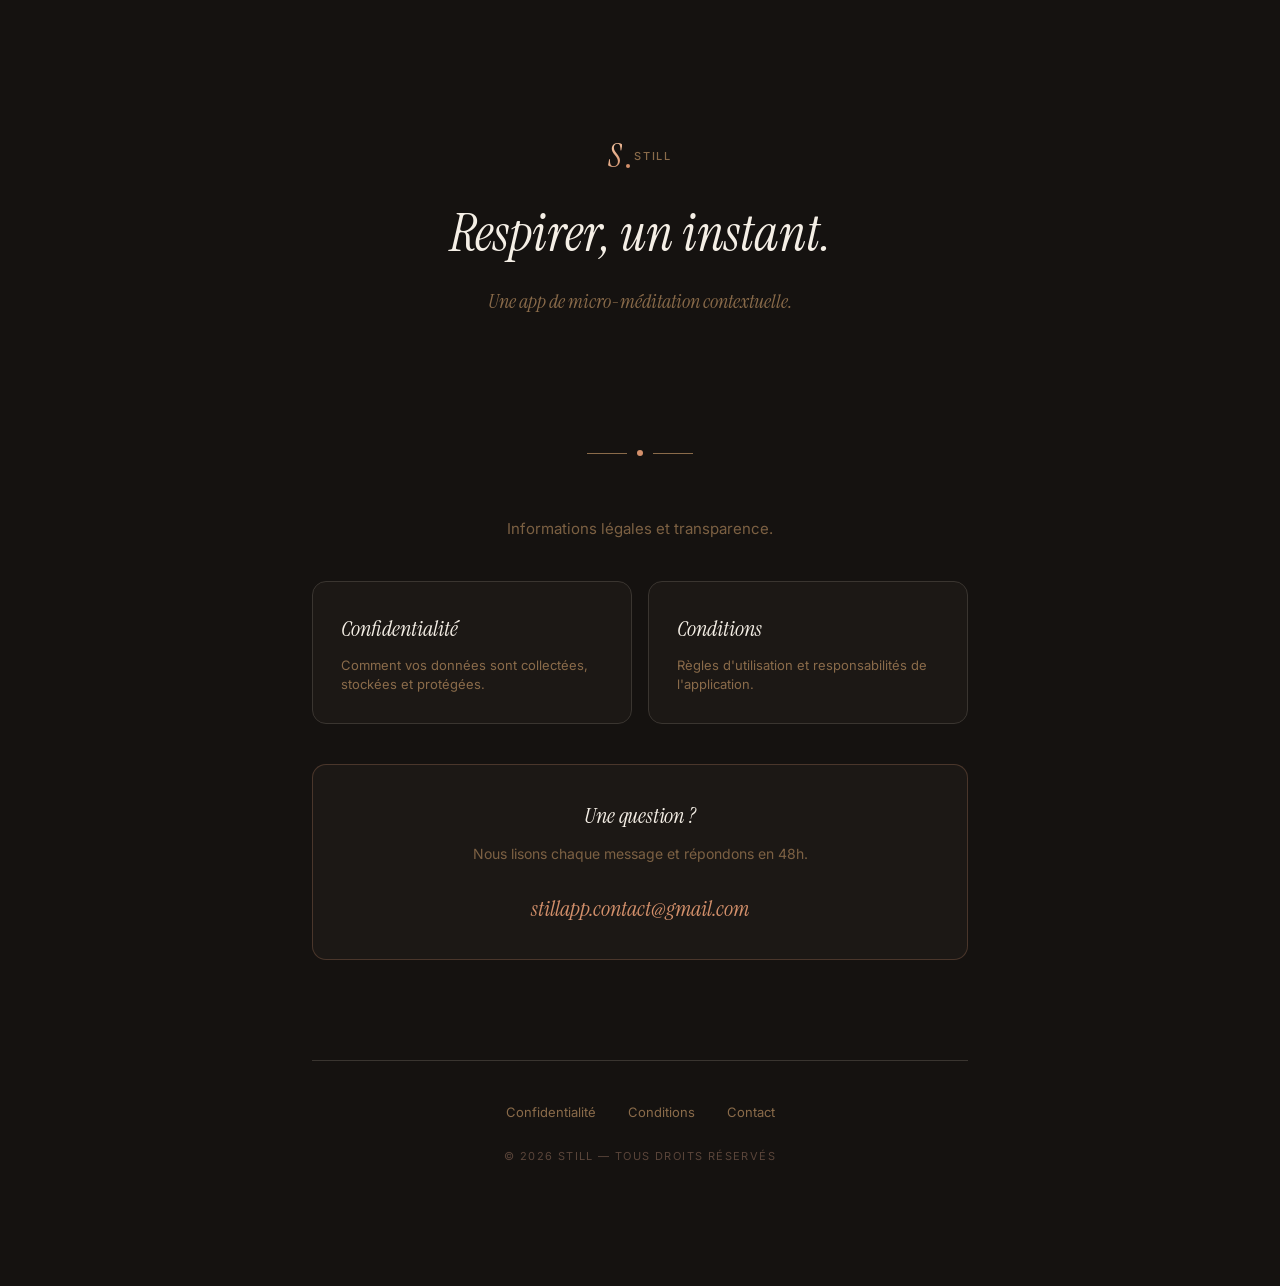
<file: index.html>
<!DOCTYPE html>
<html lang="fr">
<head>
  <meta charset="UTF-8">
  <meta name="viewport" content="width=device-width, initial-scale=1.0">
  <meta name="description" content="Still — informations légales, politique de confidentialité et conditions d'utilisation.">
  <title>Still — Informations légales</title>
  <link rel="preconnect" href="https://fonts.googleapis.com">
  <link rel="preconnect" href="https://fonts.gstatic.com" crossorigin>
  <link href="https://fonts.googleapis.com/css2?family=Instrument+Serif:ital@0;1&family=Inter:wght@400;500;600&display=swap" rel="stylesheet">
  <link rel="stylesheet" href="style.css">
</head>
<body>
  <div class="wrapper">

    <div class="hero">
      <div class="brand" style="justify-content: center; margin-bottom: 32px;">
        <span class="brand-mark">S</span>
        <span class="brand-name">Still</span>
      </div>
      <h1>Respirer, un instant.</h1>
      <div class="hero-tagline">Une app de micro-méditation contextuelle.</div>
    </div>

    <div class="motif">
      <div class="motif-line"></div>
      <div class="motif-dot"></div>
      <div class="motif-line"></div>
    </div>

    <p style="text-align: center; color: #8A6B4A; margin-bottom: 8px;">
      Informations légales et transparence.
    </p>

    <div class="card-grid">
      <a href="privacy.html" class="nav-card">
        <div class="nav-card-title">Confidentialité</div>
        <div class="nav-card-desc">Comment vos données sont collectées, stockées et protégées.</div>
      </a>

      <a href="terms.html" class="nav-card">
        <div class="nav-card-title">Conditions</div>
        <div class="nav-card-desc">Règles d'utilisation et responsabilités de l'application.</div>
      </a>
    </div>

    <div class="contact-card">
      <h3 style="font-family: 'Instrument Serif', Georgia, serif; font-style: italic; font-size: 22px; color: #F5EFE6; font-weight: 400;">
        Une question ?
      </h3>
      <p style="color: #8A6B4A; margin-bottom: 16px; font-size: 14px;">
        Nous lisons chaque message et répondons en 48h.
      </p>
      <a href="mailto:stillapp.contact@gmail.com" class="contact-email">stillapp.contact@gmail.com</a>
    </div>

    <div class="footer">
      <div class="footer-links">
        <a href="privacy.html">Confidentialité</a>
        <a href="terms.html">Conditions</a>
        <a href="mailto:stillapp.contact@gmail.com">Contact</a>
      </div>
      <div class="footer-copyright">
        © 2026 Still — Tous droits réservés
      </div>
    </div>

  </div>
</body>
</html>
</file>
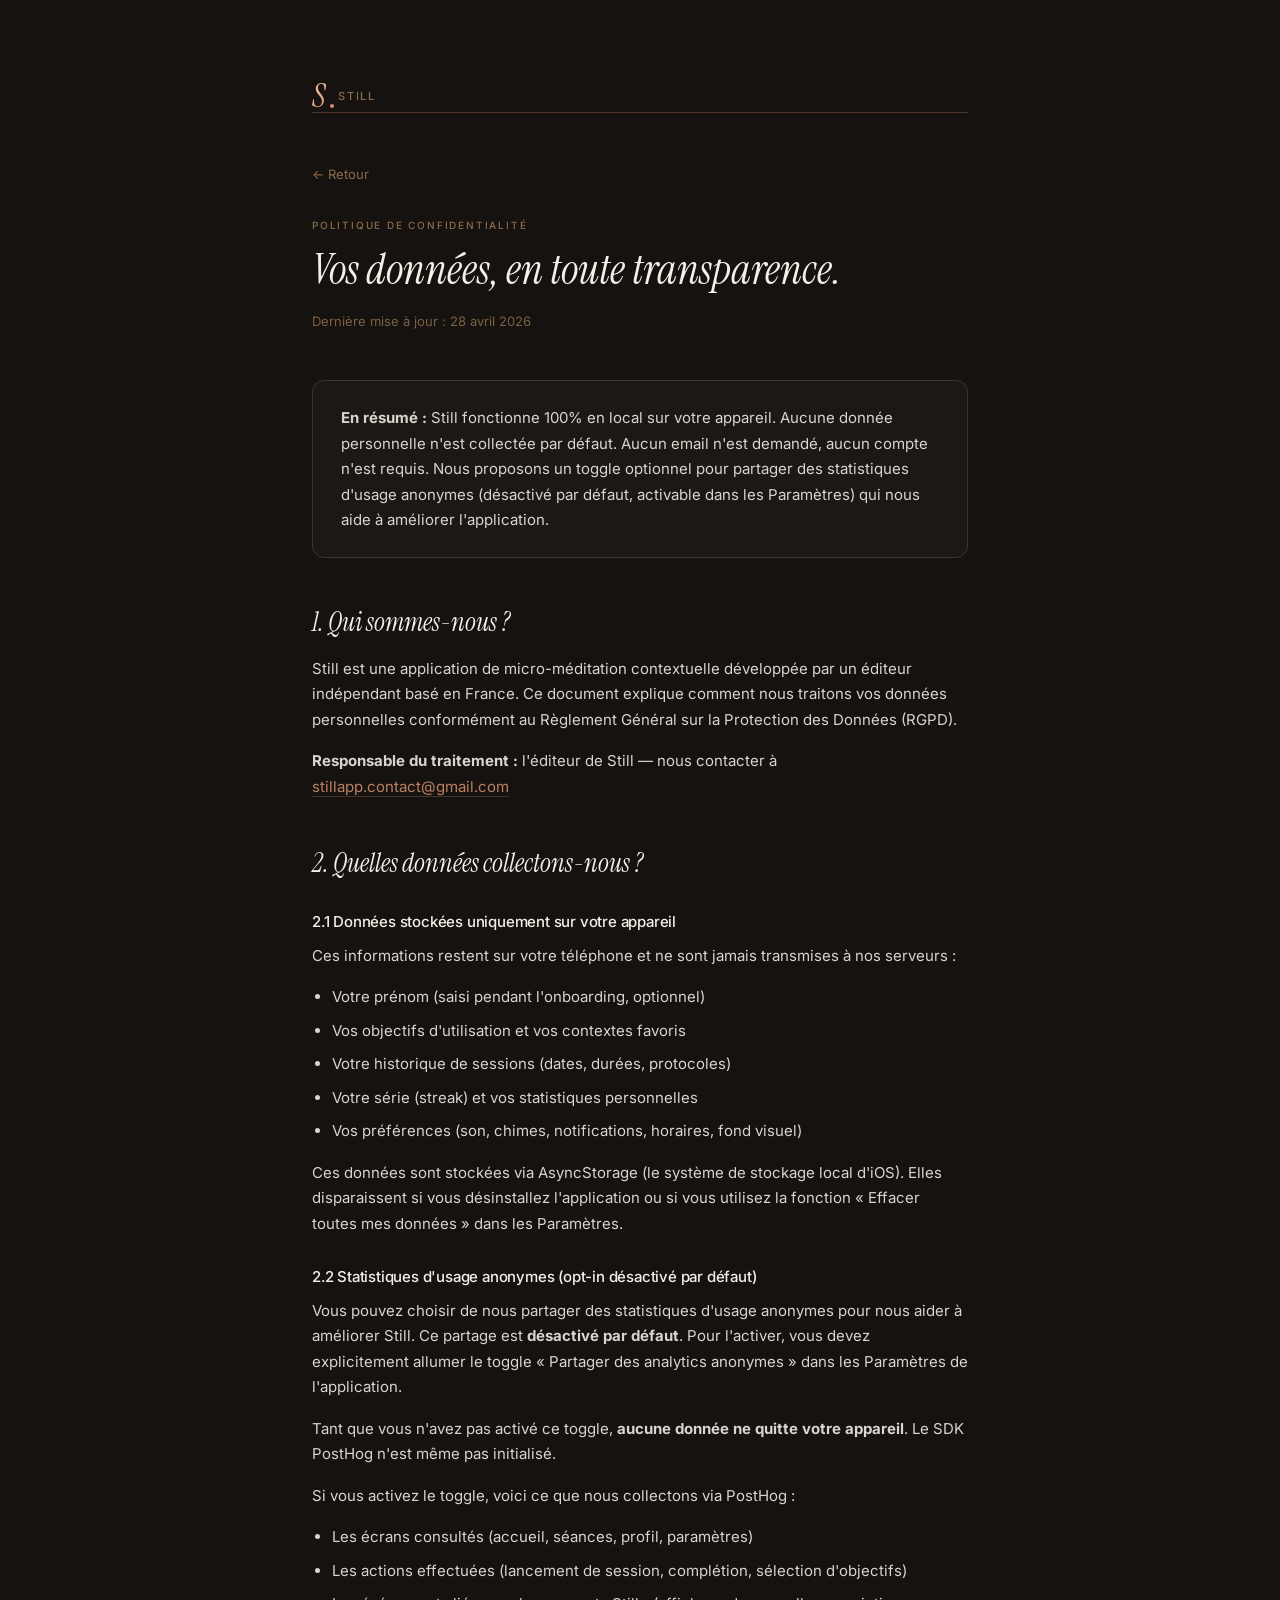
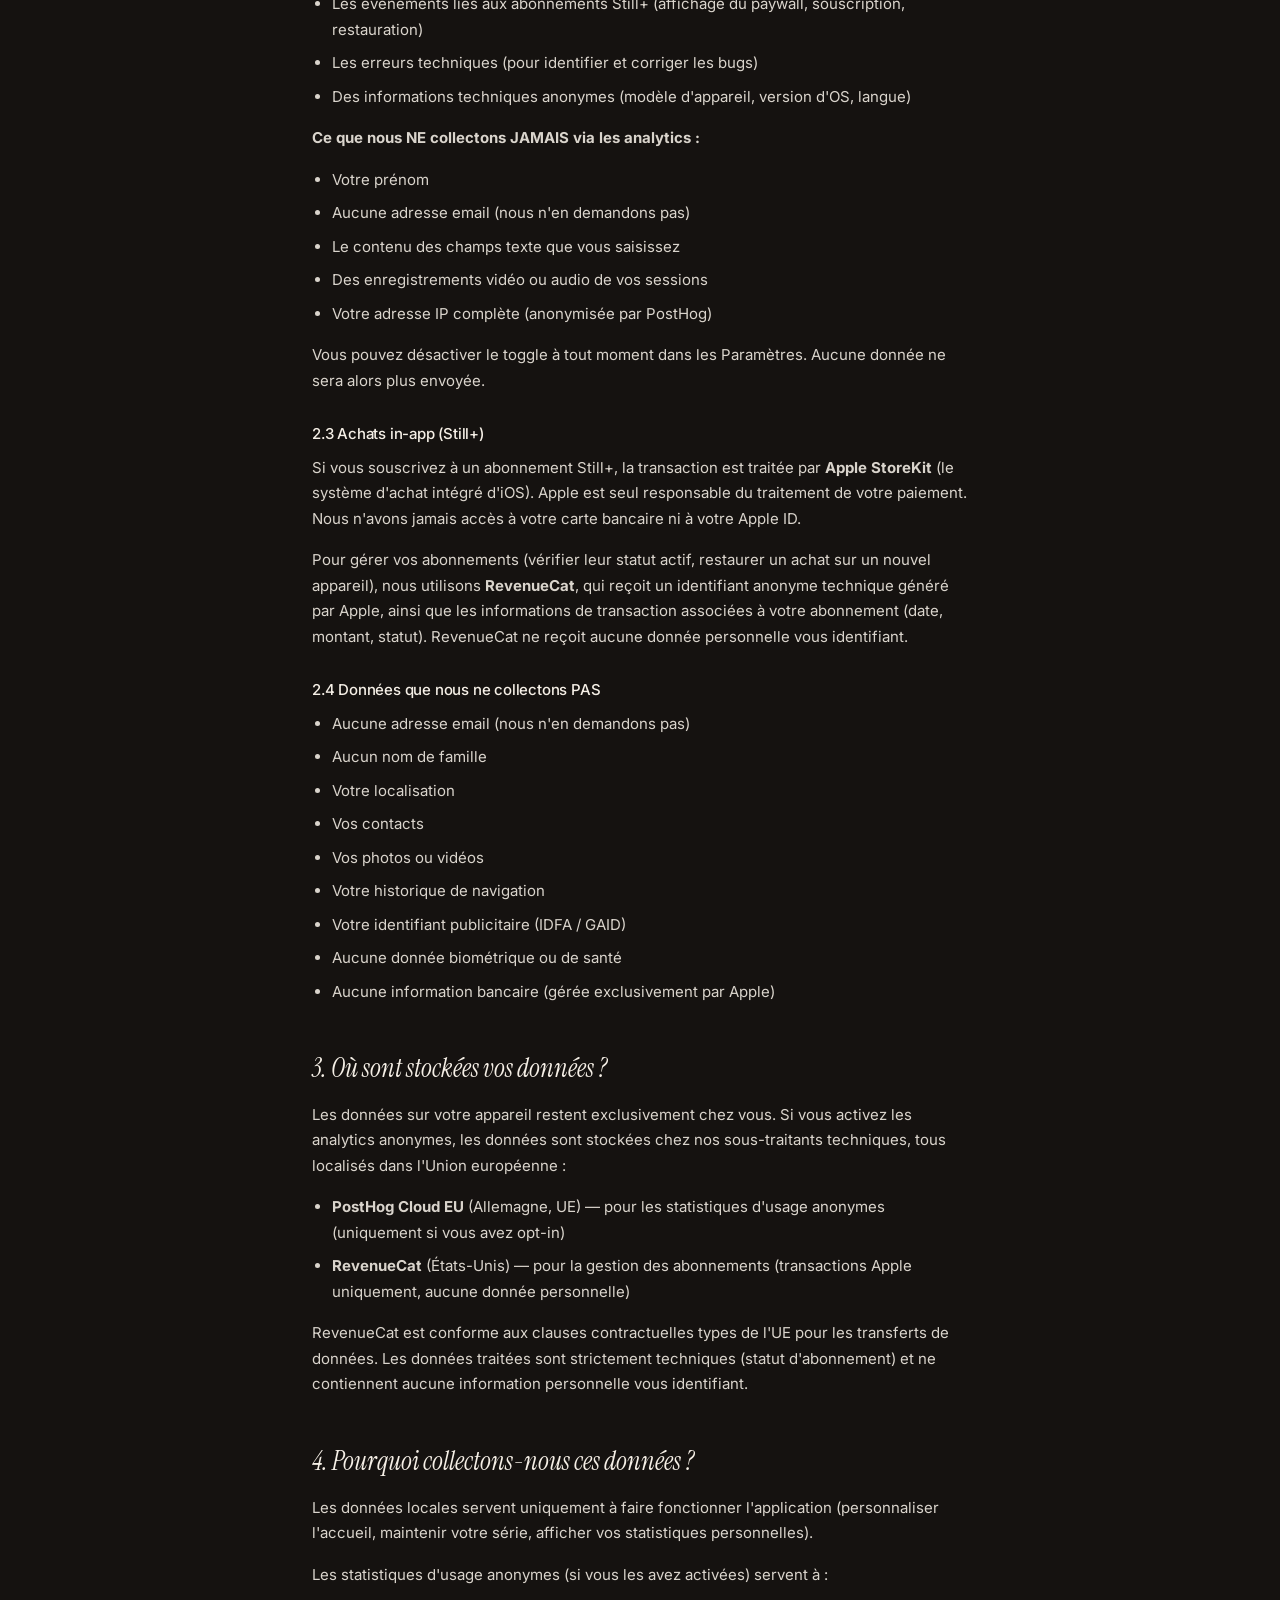
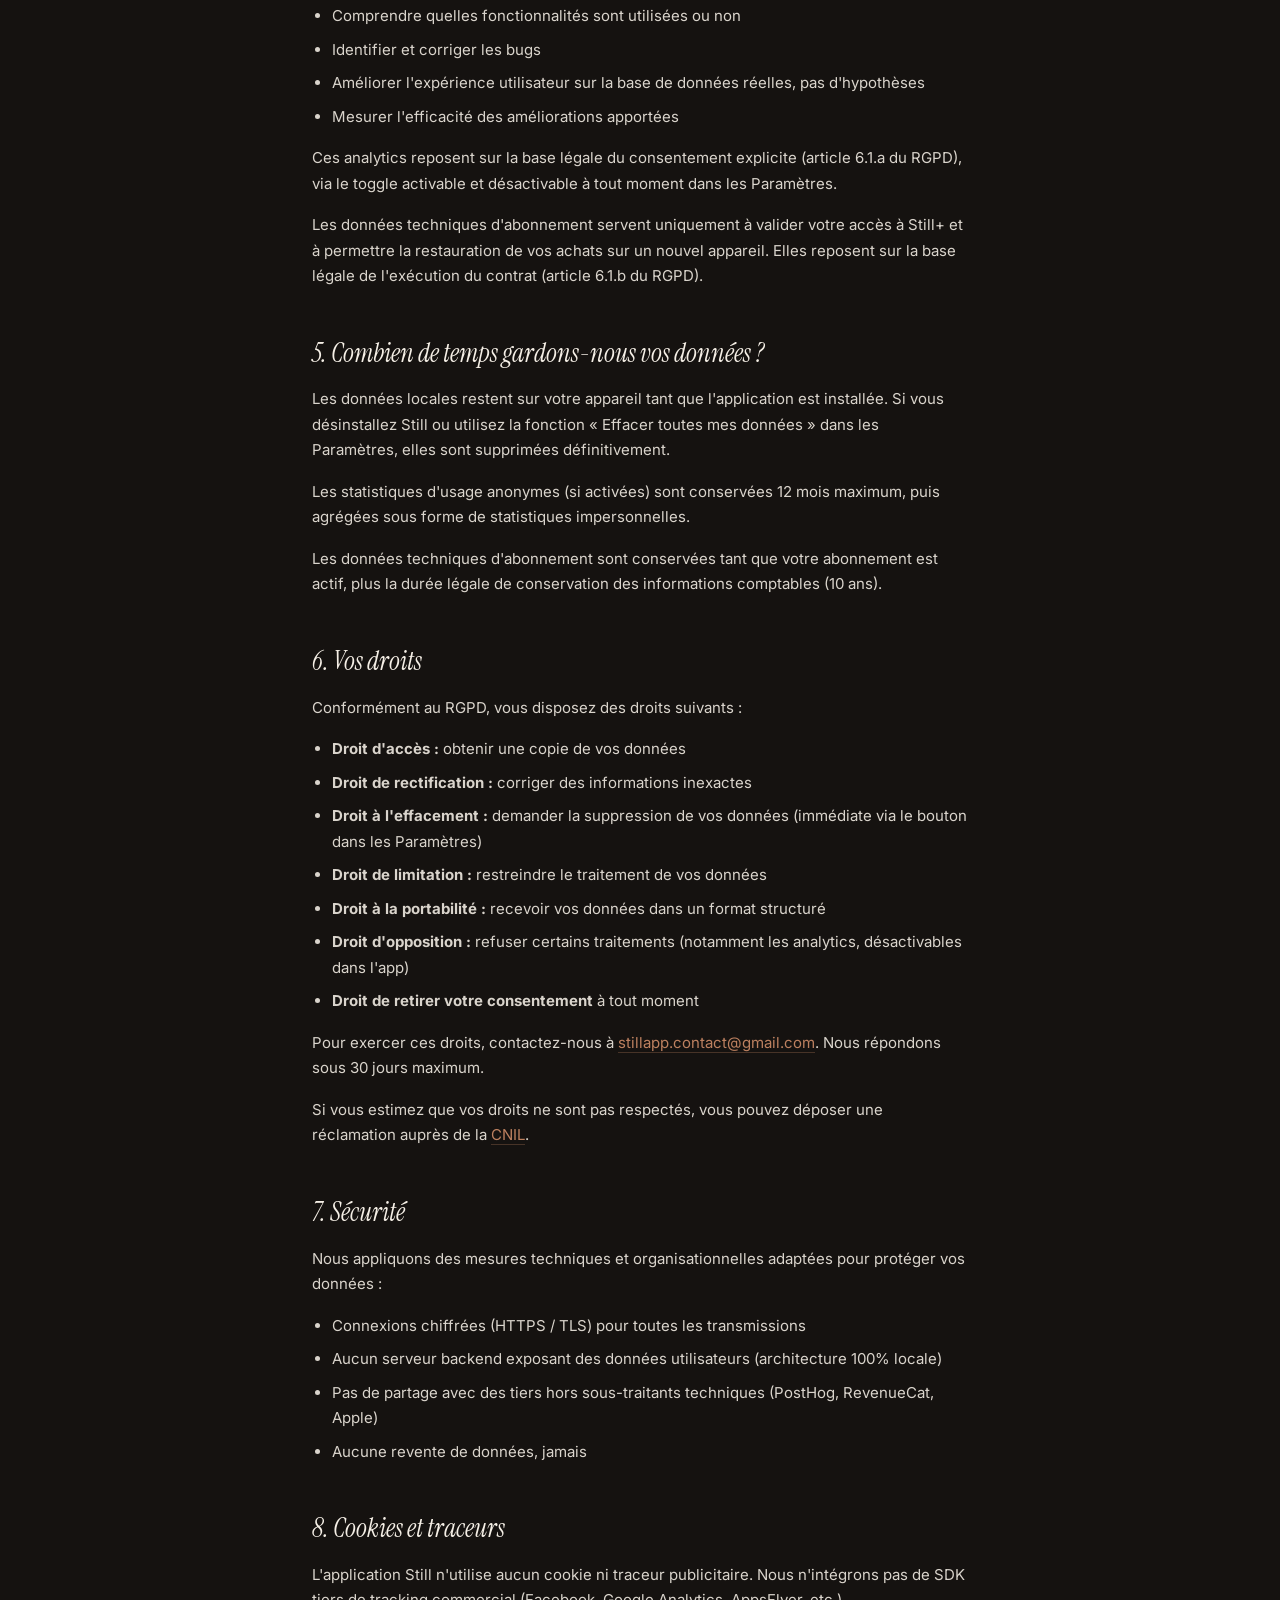
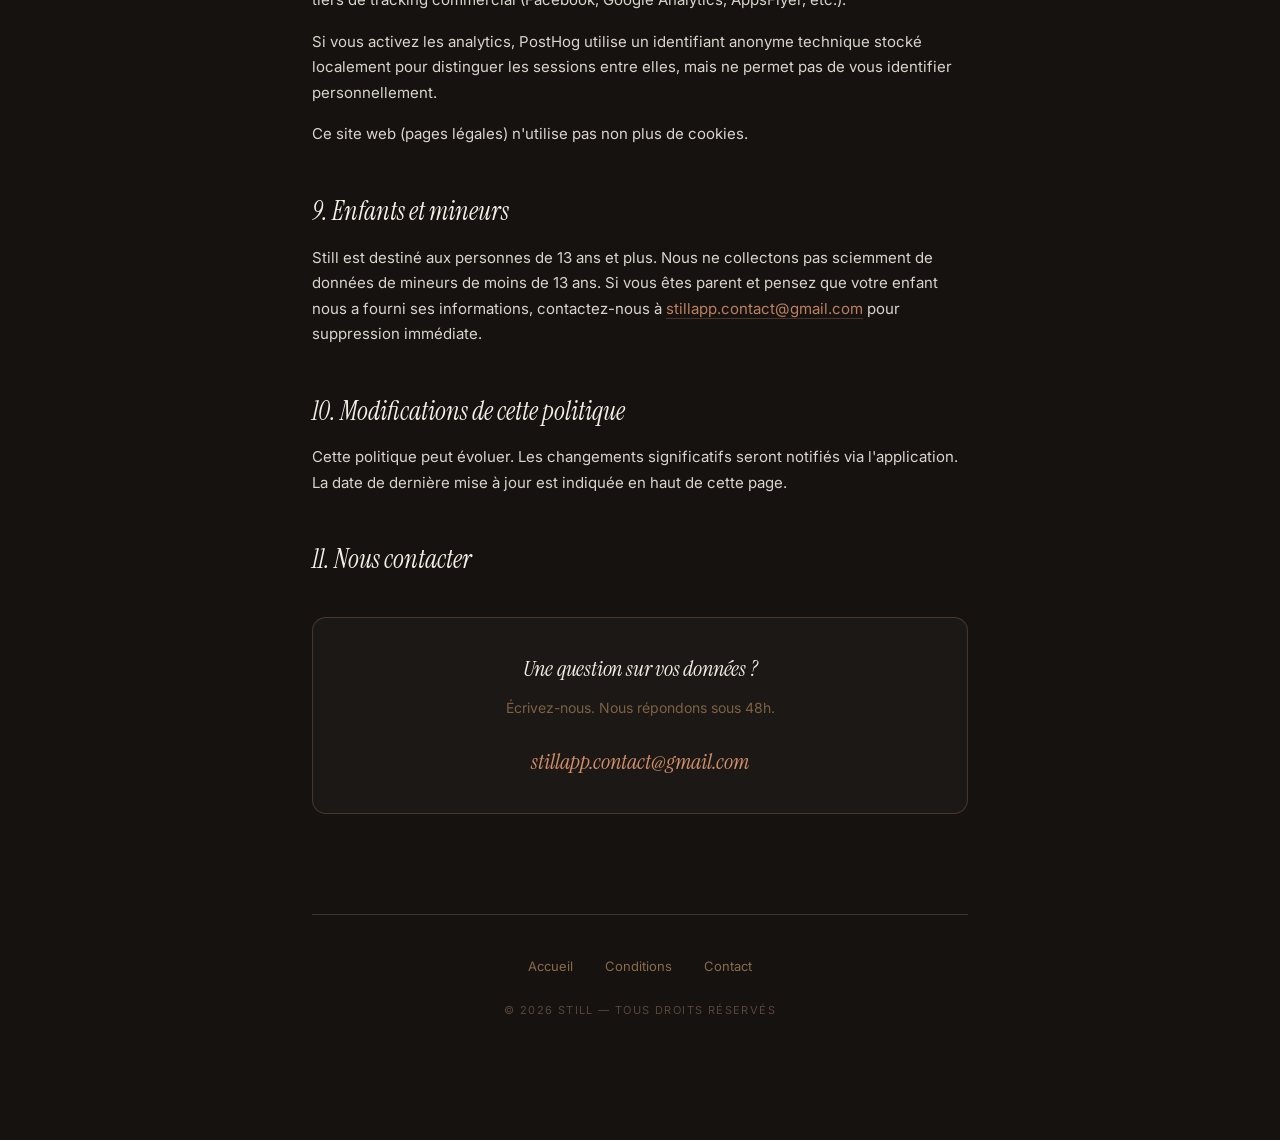
<file: privacy.html>
<!DOCTYPE html>
<html lang="fr">
<head>
  <meta charset="UTF-8">
  <meta name="viewport" content="width=device-width, initial-scale=1.0">
  <meta name="description" content="Politique de confidentialité de Still — transparence sur la collecte et le traitement de vos données.">
  <title>Still — Politique de confidentialité</title>
  <link rel="preconnect" href="https://fonts.googleapis.com">
  <link rel="preconnect" href="https://fonts.gstatic.com" crossorigin>
  <link href="https://fonts.googleapis.com/css2?family=Instrument+Serif:ital@0;1&family=Inter:wght@400;500;600&display=swap" rel="stylesheet">
  <link rel="stylesheet" href="style.css">
</head>
<body>
  <div class="wrapper">

    <a href="index.html" class="brand">
      <span class="brand-mark">S</span>
      <span class="brand-name">Still</span>
    </a>

    <a href="index.html" class="back-link">← Retour</a>

    <div class="eyebrow">Politique de confidentialité</div>
    <h1>Vos données, en toute transparence.</h1>
    <p class="last-updated">Dernière mise à jour : 28 avril 2026</p>

    <div class="highlight-box">
      <p><strong>En résumé :</strong> Still fonctionne 100% en local sur votre appareil. Aucune donnée personnelle n'est collectée par défaut. Aucun email n'est demandé, aucun compte n'est requis. Nous proposons un toggle optionnel pour partager des statistiques d'usage anonymes (désactivé par défaut, activable dans les Paramètres) qui nous aide à améliorer l'application.</p>
    </div>

    <h2>1. Qui sommes-nous ?</h2>
    <p>
      Still est une application de micro-méditation contextuelle développée par un éditeur indépendant basé en France. Ce document explique comment nous traitons vos données personnelles conformément au Règlement Général sur la Protection des Données (RGPD).
    </p>
    <p>
      <strong>Responsable du traitement :</strong> l'éditeur de Still — nous contacter à <a href="mailto:stillapp.contact@gmail.com">stillapp.contact@gmail.com</a>
    </p>

    <h2>2. Quelles données collectons-nous ?</h2>

    <h3>2.1 Données stockées uniquement sur votre appareil</h3>
    <p>
      Ces informations restent sur votre téléphone et ne sont jamais transmises à nos serveurs :
    </p>
    <ul>
      <li>Votre prénom (saisi pendant l'onboarding, optionnel)</li>
      <li>Vos objectifs d'utilisation et vos contextes favoris</li>
      <li>Votre historique de sessions (dates, durées, protocoles)</li>
      <li>Votre série (streak) et vos statistiques personnelles</li>
      <li>Vos préférences (son, chimes, notifications, horaires, fond visuel)</li>
    </ul>
    <p>
      Ces données sont stockées via AsyncStorage (le système de stockage local d'iOS). Elles disparaissent si vous désinstallez l'application ou si vous utilisez la fonction « Effacer toutes mes données » dans les Paramètres.
    </p>

    <h3>2.2 Statistiques d'usage anonymes (opt-in désactivé par défaut)</h3>
    <p>
      Vous pouvez choisir de nous partager des statistiques d'usage anonymes pour nous aider à améliorer Still. Ce partage est <strong>désactivé par défaut</strong>. Pour l'activer, vous devez explicitement allumer le toggle « Partager des analytics anonymes » dans les Paramètres de l'application.
    </p>
    <p>
      Tant que vous n'avez pas activé ce toggle, <strong>aucune donnée ne quitte votre appareil</strong>. Le SDK PostHog n'est même pas initialisé.
    </p>
    <p>
      Si vous activez le toggle, voici ce que nous collectons via PostHog :
    </p>
    <ul>
      <li>Les écrans consultés (accueil, séances, profil, paramètres)</li>
      <li>Les actions effectuées (lancement de session, complétion, sélection d'objectifs)</li>
      <li>Les événements liés aux abonnements Still+ (affichage du paywall, souscription, restauration)</li>
      <li>Les erreurs techniques (pour identifier et corriger les bugs)</li>
      <li>Des informations techniques anonymes (modèle d'appareil, version d'OS, langue)</li>
    </ul>
    <p>
      <strong>Ce que nous NE collectons JAMAIS via les analytics :</strong>
    </p>
    <ul>
      <li>Votre prénom</li>
      <li>Aucune adresse email (nous n'en demandons pas)</li>
      <li>Le contenu des champs texte que vous saisissez</li>
      <li>Des enregistrements vidéo ou audio de vos sessions</li>
      <li>Votre adresse IP complète (anonymisée par PostHog)</li>
    </ul>
    <p>
      Vous pouvez désactiver le toggle à tout moment dans les Paramètres. Aucune donnée ne sera alors plus envoyée.
    </p>

    <h3>2.3 Achats in-app (Still+)</h3>
    <p>
      Si vous souscrivez à un abonnement Still+, la transaction est traitée par <strong>Apple StoreKit</strong> (le système d'achat intégré d'iOS). Apple est seul responsable du traitement de votre paiement. Nous n'avons jamais accès à votre carte bancaire ni à votre Apple ID.
    </p>
    <p>
      Pour gérer vos abonnements (vérifier leur statut actif, restaurer un achat sur un nouvel appareil), nous utilisons <strong>RevenueCat</strong>, qui reçoit un identifiant anonyme technique généré par Apple, ainsi que les informations de transaction associées à votre abonnement (date, montant, statut). RevenueCat ne reçoit aucune donnée personnelle vous identifiant.
    </p>

    <h3>2.4 Données que nous ne collectons PAS</h3>
    <ul>
      <li>Aucune adresse email (nous n'en demandons pas)</li>
      <li>Aucun nom de famille</li>
      <li>Votre localisation</li>
      <li>Vos contacts</li>
      <li>Vos photos ou vidéos</li>
      <li>Votre historique de navigation</li>
      <li>Votre identifiant publicitaire (IDFA / GAID)</li>
      <li>Aucune donnée biométrique ou de santé</li>
      <li>Aucune information bancaire (gérée exclusivement par Apple)</li>
    </ul>

    <h2>3. Où sont stockées vos données ?</h2>
    <p>
      Les données sur votre appareil restent exclusivement chez vous. Si vous activez les analytics anonymes, les données sont stockées chez nos sous-traitants techniques, tous localisés dans l'Union européenne :
    </p>
    <ul>
      <li><strong>PostHog Cloud EU</strong> (Allemagne, UE) — pour les statistiques d'usage anonymes (uniquement si vous avez opt-in)</li>
      <li><strong>RevenueCat</strong> (États-Unis) — pour la gestion des abonnements (transactions Apple uniquement, aucune donnée personnelle)</li>
    </ul>
    <p>
      RevenueCat est conforme aux clauses contractuelles types de l'UE pour les transferts de données. Les données traitées sont strictement techniques (statut d'abonnement) et ne contiennent aucune information personnelle vous identifiant.
    </p>

    <h2>4. Pourquoi collectons-nous ces données ?</h2>
    <p>
      Les données locales servent uniquement à faire fonctionner l'application (personnaliser l'accueil, maintenir votre série, afficher vos statistiques personnelles).
    </p>
    <p>
      Les statistiques d'usage anonymes (si vous les avez activées) servent à :
    </p>
    <ul>
      <li>Comprendre quelles fonctionnalités sont utilisées ou non</li>
      <li>Identifier et corriger les bugs</li>
      <li>Améliorer l'expérience utilisateur sur la base de données réelles, pas d'hypothèses</li>
      <li>Mesurer l'efficacité des améliorations apportées</li>
    </ul>
    <p>
      Ces analytics reposent sur la base légale du consentement explicite (article 6.1.a du RGPD), via le toggle activable et désactivable à tout moment dans les Paramètres.
    </p>
    <p>
      Les données techniques d'abonnement servent uniquement à valider votre accès à Still+ et à permettre la restauration de vos achats sur un nouvel appareil. Elles reposent sur la base légale de l'exécution du contrat (article 6.1.b du RGPD).
    </p>

    <h2>5. Combien de temps gardons-nous vos données ?</h2>
    <p>
      Les données locales restent sur votre appareil tant que l'application est installée. Si vous désinstallez Still ou utilisez la fonction « Effacer toutes mes données » dans les Paramètres, elles sont supprimées définitivement.
    </p>
    <p>
      Les statistiques d'usage anonymes (si activées) sont conservées 12 mois maximum, puis agrégées sous forme de statistiques impersonnelles.
    </p>
    <p>
      Les données techniques d'abonnement sont conservées tant que votre abonnement est actif, plus la durée légale de conservation des informations comptables (10 ans).
    </p>

    <h2>6. Vos droits</h2>
    <p>
      Conformément au RGPD, vous disposez des droits suivants :
    </p>
    <ul>
      <li><strong>Droit d'accès :</strong> obtenir une copie de vos données</li>
      <li><strong>Droit de rectification :</strong> corriger des informations inexactes</li>
      <li><strong>Droit à l'effacement :</strong> demander la suppression de vos données (immédiate via le bouton dans les Paramètres)</li>
      <li><strong>Droit de limitation :</strong> restreindre le traitement de vos données</li>
      <li><strong>Droit à la portabilité :</strong> recevoir vos données dans un format structuré</li>
      <li><strong>Droit d'opposition :</strong> refuser certains traitements (notamment les analytics, désactivables dans l'app)</li>
      <li><strong>Droit de retirer votre consentement</strong> à tout moment</li>
    </ul>
    <p>
      Pour exercer ces droits, contactez-nous à <a href="mailto:stillapp.contact@gmail.com">stillapp.contact@gmail.com</a>. Nous répondons sous 30 jours maximum.
    </p>
    <p>
      Si vous estimez que vos droits ne sont pas respectés, vous pouvez déposer une réclamation auprès de la <a href="https://www.cnil.fr/fr/plaintes" target="_blank" rel="noopener">CNIL</a>.
    </p>

    <h2>7. Sécurité</h2>
    <p>
      Nous appliquons des mesures techniques et organisationnelles adaptées pour protéger vos données :
    </p>
    <ul>
      <li>Connexions chiffrées (HTTPS / TLS) pour toutes les transmissions</li>
      <li>Aucun serveur backend exposant des données utilisateurs (architecture 100% locale)</li>
      <li>Pas de partage avec des tiers hors sous-traitants techniques (PostHog, RevenueCat, Apple)</li>
      <li>Aucune revente de données, jamais</li>
    </ul>

    <h2>8. Cookies et traceurs</h2>
    <p>
      L'application Still n'utilise aucun cookie ni traceur publicitaire. Nous n'intégrons pas de SDK tiers de tracking commercial (Facebook, Google Analytics, AppsFlyer, etc.).
    </p>
    <p>
      Si vous activez les analytics, PostHog utilise un identifiant anonyme technique stocké localement pour distinguer les sessions entre elles, mais ne permet pas de vous identifier personnellement.
    </p>
    <p>
      Ce site web (pages légales) n'utilise pas non plus de cookies.
    </p>

    <h2>9. Enfants et mineurs</h2>
    <p>
      Still est destiné aux personnes de 13 ans et plus. Nous ne collectons pas sciemment de données de mineurs de moins de 13 ans. Si vous êtes parent et pensez que votre enfant nous a fourni ses informations, contactez-nous à <a href="mailto:stillapp.contact@gmail.com">stillapp.contact@gmail.com</a> pour suppression immédiate.
    </p>

    <h2>10. Modifications de cette politique</h2>
    <p>
      Cette politique peut évoluer. Les changements significatifs seront notifiés via l'application. La date de dernière mise à jour est indiquée en haut de cette page.
    </p>

    <h2>11. Nous contacter</h2>
    <div class="contact-card">
      <h3 style="font-family: 'Instrument Serif', Georgia, serif; font-style: italic; font-size: 22px; color: #F5EFE6; font-weight: 400;">
        Une question sur vos données ?
      </h3>
      <p style="color: #8A6B4A; font-size: 14px;">
        Écrivez-nous. Nous répondons sous 48h.
      </p>
      <a href="mailto:stillapp.contact@gmail.com" class="contact-email">stillapp.contact@gmail.com</a>
    </div>

    <div class="footer">
      <div class="footer-links">
        <a href="index.html">Accueil</a>
        <a href="terms.html">Conditions</a>
        <a href="mailto:stillapp.contact@gmail.com">Contact</a>
      </div>
      <div class="footer-copyright">
        © 2026 Still — Tous droits réservés
      </div>
    </div>

  </div>
</body>
</html>
</file>
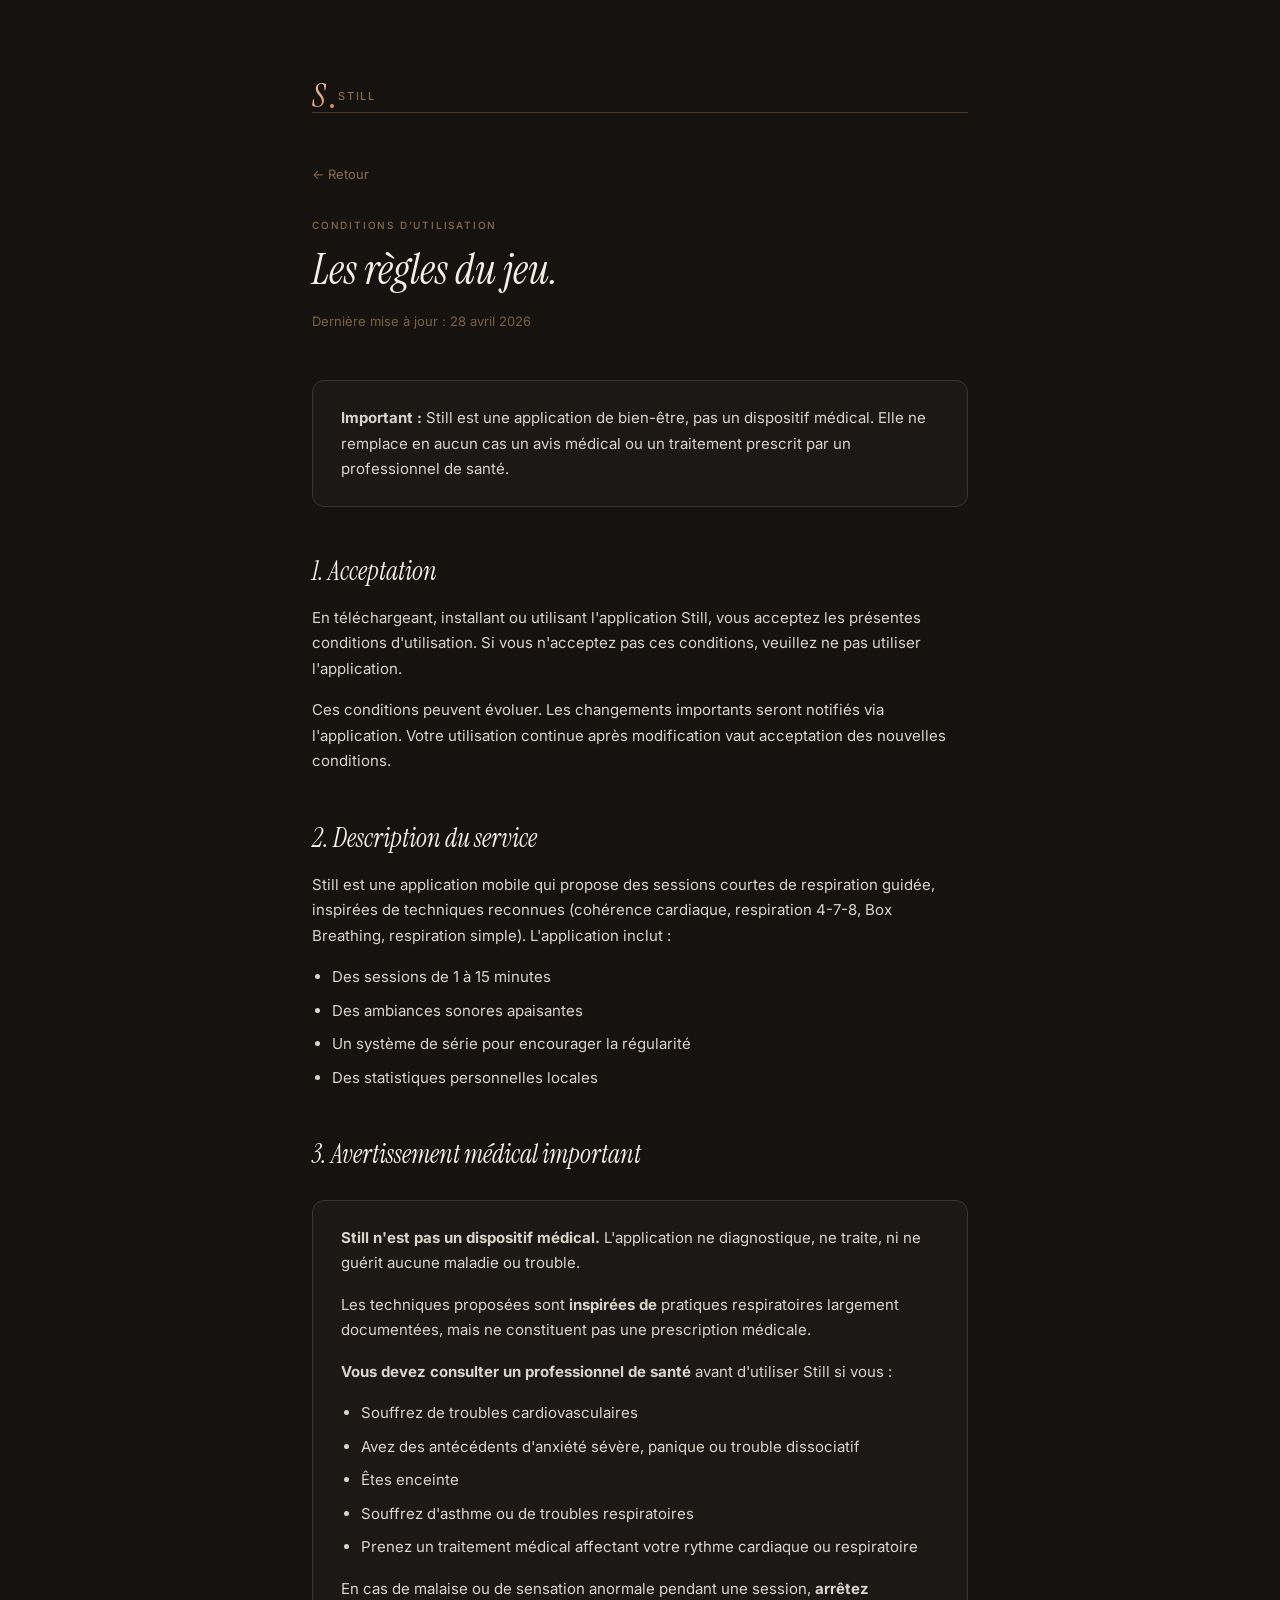
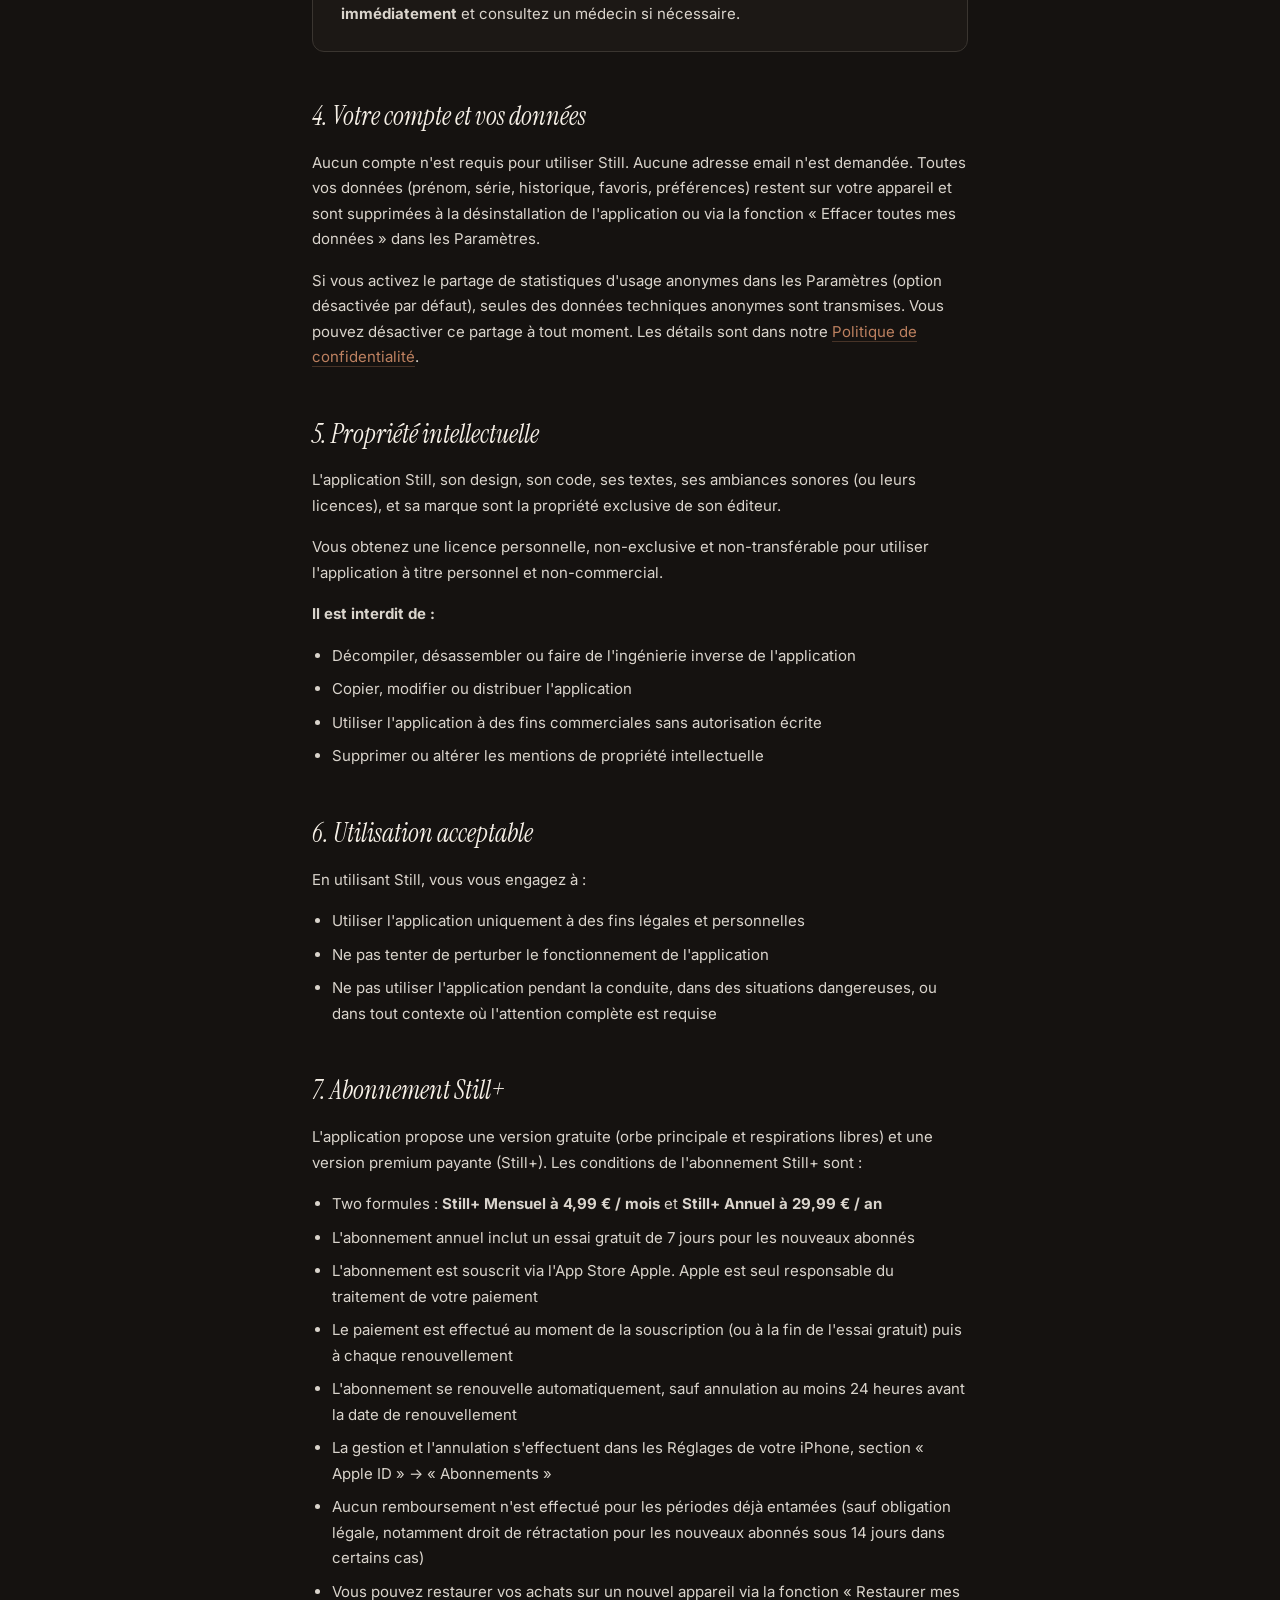
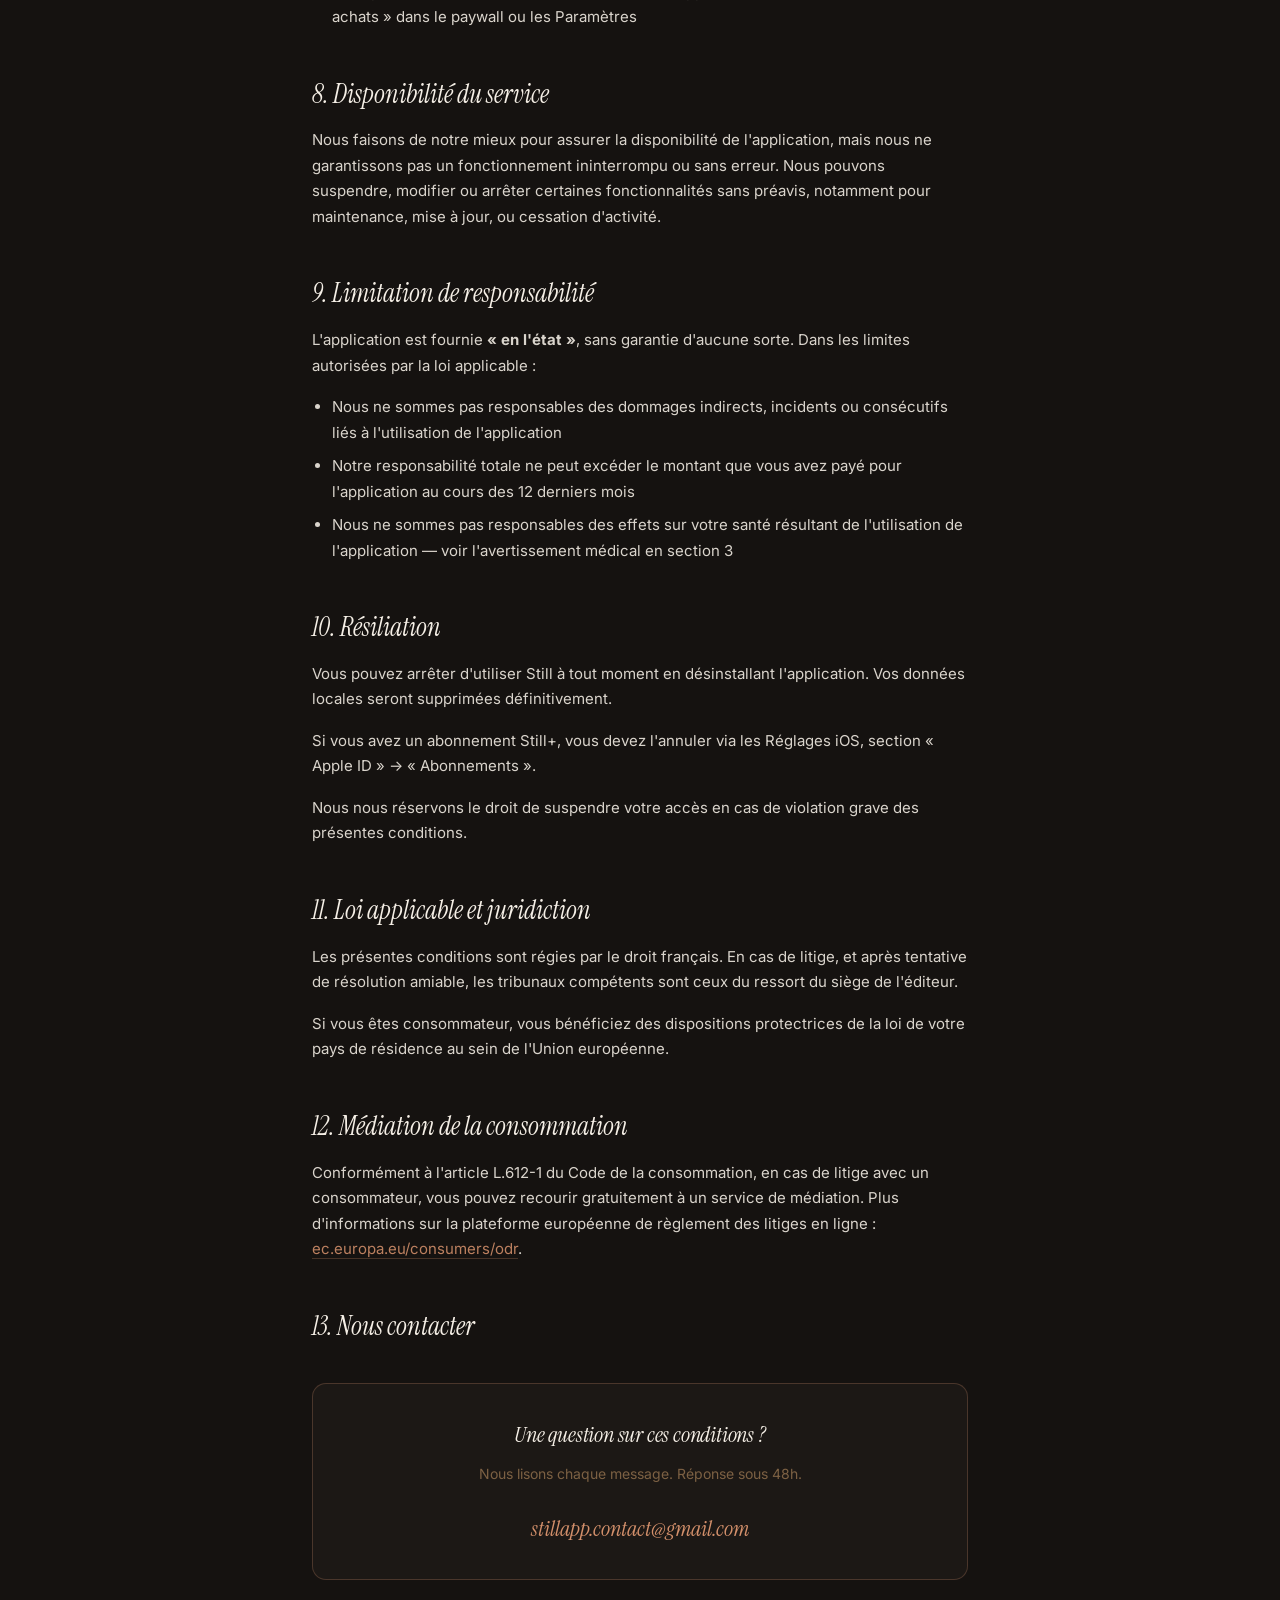
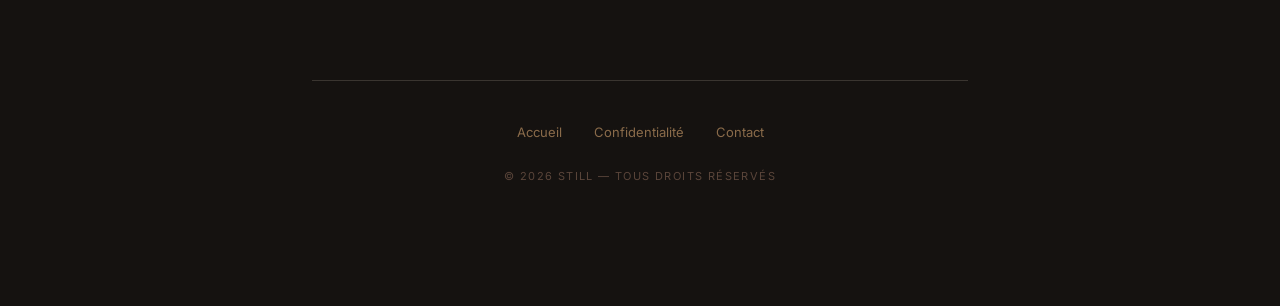
<file: terms.html>
<!DOCTYPE html>
<html lang="fr">
<head>
  <meta charset="UTF-8">
  <meta name="viewport" content="width=device-width, initial-scale=1.0">
  <meta name="description" content="Conditions générales d'utilisation de Still.">
  <title>Still — Conditions d'utilisation</title>
  <link rel="preconnect" href="https://fonts.googleapis.com">
  <link rel="preconnect" href="https://fonts.gstatic.com" crossorigin>
  <link href="https://fonts.googleapis.com/css2?family=Instrument+Serif:ital@0;1&family=Inter:wght@400;500;600&display=swap" rel="stylesheet">
  <link rel="stylesheet" href="style.css">
</head>
<body>
  <div class="wrapper">

    <a href="index.html" class="brand">
      <span class="brand-mark">S</span>
      <span class="brand-name">Still</span>
    </a>

    <a href="index.html" class="back-link">← Retour</a>

    <div class="eyebrow">Conditions d'utilisation</div>
    <h1>Les règles du jeu.</h1>
    <p class="last-updated">Dernière mise à jour : 28 avril 2026</p>

    <div class="highlight-box">
      <p><strong>Important :</strong> Still est une application de bien-être, pas un dispositif médical. Elle ne remplace en aucun cas un avis médical ou un traitement prescrit par un professionnel de santé.</p>
    </div>

    <h2>1. Acceptation</h2>
    <p>
      En téléchargeant, installant ou utilisant l'application Still, vous acceptez les présentes conditions d'utilisation. Si vous n'acceptez pas ces conditions, veuillez ne pas utiliser l'application.
    </p>
    <p>
      Ces conditions peuvent évoluer. Les changements importants seront notifiés via l'application. Votre utilisation continue après modification vaut acceptation des nouvelles conditions.
    </p>

    <h2>2. Description du service</h2>
    <p>
      Still est une application mobile qui propose des sessions courtes de respiration guidée, inspirées de techniques reconnues (cohérence cardiaque, respiration 4-7-8, Box Breathing, respiration simple). L'application inclut :
    </p>
    <ul>
      <li>Des sessions de 1 à 15 minutes</li>
      <li>Des ambiances sonores apaisantes</li>
      <li>Un système de série pour encourager la régularité</li>
      <li>Des statistiques personnelles locales</li>
    </ul>

    <h2>3. Avertissement médical important</h2>
    <div class="highlight-box">
      <p>
        <strong>Still n'est pas un dispositif médical.</strong> L'application ne diagnostique, ne traite, ni ne guérit aucune maladie ou trouble.
      </p>
      <p>
        Les techniques proposées sont <strong>inspirées de</strong> pratiques respiratoires largement documentées, mais ne constituent pas une prescription médicale.
      </p>
      <p>
        <strong>Vous devez consulter un professionnel de santé</strong> avant d'utiliser Still si vous :
      </p>
      <ul style="margin-top: 8px;">
        <li>Souffrez de troubles cardiovasculaires</li>
        <li>Avez des antécédents d'anxiété sévère, panique ou trouble dissociatif</li>
        <li>Êtes enceinte</li>
        <li>Souffrez d'asthme ou de troubles respiratoires</li>
        <li>Prenez un traitement médical affectant votre rythme cardiaque ou respiratoire</li>
      </ul>
      <p>
        En cas de malaise ou de sensation anormale pendant une session, <strong>arrêtez immédiatement</strong> et consultez un médecin si nécessaire.
      </p>
    </div>

    <h2>4. Votre compte et vos données</h2>
    <p>
      Aucun compte n'est requis pour utiliser Still. Aucune adresse email n'est demandée. Toutes vos données (prénom, série, historique, favoris, préférences) restent sur votre appareil et sont supprimées à la désinstallation de l'application ou via la fonction « Effacer toutes mes données » dans les Paramètres.
    </p>
    <p>
      Si vous activez le partage de statistiques d'usage anonymes dans les Paramètres (option désactivée par défaut), seules des données techniques anonymes sont transmises. Vous pouvez désactiver ce partage à tout moment. Les détails sont dans notre <a href="privacy.html">Politique de confidentialité</a>.
    </p>

    <h2>5. Propriété intellectuelle</h2>
    <p>
      L'application Still, son design, son code, ses textes, ses ambiances sonores (ou leurs licences), et sa marque sont la propriété exclusive de son éditeur.
    </p>
    <p>
      Vous obtenez une licence personnelle, non-exclusive et non-transférable pour utiliser l'application à titre personnel et non-commercial.
    </p>
    <p>
      <strong>Il est interdit de :</strong>
    </p>
    <ul>
      <li>Décompiler, désassembler ou faire de l'ingénierie inverse de l'application</li>
      <li>Copier, modifier ou distribuer l'application</li>
      <li>Utiliser l'application à des fins commerciales sans autorisation écrite</li>
      <li>Supprimer ou altérer les mentions de propriété intellectuelle</li>
    </ul>

    <h2>6. Utilisation acceptable</h2>
    <p>
      En utilisant Still, vous vous engagez à :
    </p>
    <ul>
      <li>Utiliser l'application uniquement à des fins légales et personnelles</li>
      <li>Ne pas tenter de perturber le fonctionnement de l'application</li>
      <li>Ne pas utiliser l'application pendant la conduite, dans des situations dangereuses, ou dans tout contexte où l'attention complète est requise</li>
    </ul>

    <h2>7. Abonnement Still+</h2>
    <p>
      L'application propose une version gratuite (orbe principale et respirations libres) et une version premium payante (Still+). Les conditions de l'abonnement Still+ sont :
    </p>
    <ul>
      <li>Two formules : <strong>Still+ Mensuel à 4,99 € / mois</strong> et <strong>Still+ Annuel à 29,99 € / an</strong></li>
      <li>L'abonnement annuel inclut un essai gratuit de 7 jours pour les nouveaux abonnés</li>
      <li>L'abonnement est souscrit via l'App Store Apple. Apple est seul responsable du traitement de votre paiement</li>
      <li>Le paiement est effectué au moment de la souscription (ou à la fin de l'essai gratuit) puis à chaque renouvellement</li>
      <li>L'abonnement se renouvelle automatiquement, sauf annulation au moins 24 heures avant la date de renouvellement</li>
      <li>La gestion et l'annulation s'effectuent dans les Réglages de votre iPhone, section « Apple ID » → « Abonnements »</li>
      <li>Aucun remboursement n'est effectué pour les périodes déjà entamées (sauf obligation légale, notamment droit de rétractation pour les nouveaux abonnés sous 14 jours dans certains cas)</li>
      <li>Vous pouvez restaurer vos achats sur un nouvel appareil via la fonction « Restaurer mes achats » dans le paywall ou les Paramètres</li>
    </ul>

    <h2>8. Disponibilité du service</h2>
    <p>
      Nous faisons de notre mieux pour assurer la disponibilité de l'application, mais nous ne garantissons pas un fonctionnement ininterrompu ou sans erreur. Nous pouvons suspendre, modifier ou arrêter certaines fonctionnalités sans préavis, notamment pour maintenance, mise à jour, ou cessation d'activité.
    </p>

    <h2>9. Limitation de responsabilité</h2>
    <p>
      L'application est fournie <strong>« en l'état »</strong>, sans garantie d'aucune sorte. Dans les limites autorisées par la loi applicable :
    </p>
    <ul>
      <li>Nous ne sommes pas responsables des dommages indirects, incidents ou consécutifs liés à l'utilisation de l'application</li>
      <li>Notre responsabilité totale ne peut excéder le montant que vous avez payé pour l'application au cours des 12 derniers mois</li>
      <li>Nous ne sommes pas responsables des effets sur votre santé résultant de l'utilisation de l'application — voir l'avertissement médical en section 3</li>
    </ul>

    <h2>10. Résiliation</h2>
    <p>
      Vous pouvez arrêter d'utiliser Still à tout moment en désinstallant l'application. Vos données locales seront supprimées définitivement.
    </p>
    <p>
      Si vous avez un abonnement Still+, vous devez l'annuler via les Réglages iOS, section « Apple ID » → « Abonnements ».
    </p>
    <p>
      Nous nous réservons le droit de suspendre votre accès en cas de violation grave des présentes conditions.
    </p>

    <h2>11. Loi applicable et juridiction</h2>
    <p>
      Les présentes conditions sont régies par le droit français. En cas de litige, et après tentative de résolution amiable, les tribunaux compétents sont ceux du ressort du siège de l'éditeur.
    </p>
    <p>
      Si vous êtes consommateur, vous bénéficiez des dispositions protectrices de la loi de votre pays de résidence au sein de l'Union européenne.
    </p>

    <h2>12. Médiation de la consommation</h2>
    <p>
      Conformément à l'article L.612-1 du Code de la consommation, en cas de litige avec un consommateur, vous pouvez recourir gratuitement à un service de médiation. Plus d'informations sur la plateforme européenne de règlement des litiges en ligne : <a href="https://ec.europa.eu/consumers/odr" target="_blank" rel="noopener">ec.europa.eu/consumers/odr</a>.
    </p>

    <h2>13. Nous contacter</h2>
    <div class="contact-card">
      <h3 style="font-family: 'Instrument Serif', Georgia, serif; font-style: italic; font-size: 22px; color: #F5EFE6; font-weight: 400;">
        Une question sur ces conditions ?
      </h3>
      <p style="color: #8A6B4A; font-size: 14px;">
        Nous lisons chaque message. Réponse sous 48h.
      </p>
      <a href="mailto:stillapp.contact@gmail.com" class="contact-email">stillapp.contact@gmail.com</a>
    </div>

    <div class="footer">
      <div class="footer-links">
        <a href="index.html">Accueil</a>
        <a href="privacy.html">Confidentialité</a>
        <a href="mailto:stillapp.contact@gmail.com">Contact</a>
      </div>
      <div class="footer-copyright">
        © 2026 Still — Tous droits réservés
      </div>
    </div>

  </div>
</body>
</html>
</file>
<file: style.css>
* { margin: 0; padding: 0; box-sizing: border-box; }

html { -webkit-text-size-adjust: 100%; scroll-behavior: smooth; }

body {
  font-family: "Inter", -apple-system, BlinkMacSystemFont, system-ui, sans-serif;
  background: #151210;
  color: #F5EFE6;
  line-height: 1.7;
  font-weight: 400;
  font-size: 15px;
  -webkit-font-smoothing: antialiased;
  -moz-osx-font-smoothing: grayscale;
  min-height: 100vh;
}

.wrapper {
  max-width: 720px;
  margin: 0 auto;
  padding: 80px 32px 120px;
}

.brand {
  display: flex;
  align-items: center;
  gap: 12px;
  margin-bottom: 48px;
  text-decoration: none;
  color: inherit;
}

.brand-mark {
  font-family: "Instrument Serif", Georgia, serif;
  font-style: italic;
  font-size: 32px;
  background: linear-gradient(135deg, #F5C9A8, #D4906B);
  -webkit-background-clip: text;
  background-clip: text;
  color: transparent;
  line-height: 1;
  position: relative;
}

.brand-mark::after {
  content: "";
  position: absolute;
  right: -8px;
  bottom: 4px;
  width: 4px;
  height: 4px;
  background: #D4906B;
  border-radius: 50%;
}

.brand-name {
  font-family: "Inter", sans-serif;
  font-size: 11px;
  letter-spacing: 1.8px;
  color: #8A6B4A;
  text-transform: uppercase;
  font-weight: 500;
}

.eyebrow {
  font-size: 10px;
  letter-spacing: 1.8px;
  color: #8A6B4A;
  text-transform: uppercase;
  font-weight: 500;
  margin-bottom: 12px;
}

h1 {
  font-family: "Instrument Serif", Georgia, serif;
  font-style: italic;
  font-size: 42px;
  line-height: 1.15;
  color: #F5EFE6;
  font-weight: 400;
  margin-bottom: 16px;
}

.last-updated {
  font-size: 13px;
  color: #8A6B4A;
  margin-bottom: 48px;
}

h2 {
  font-family: "Instrument Serif", Georgia, serif;
  font-style: italic;
  font-size: 26px;
  color: #F5EFE6;
  font-weight: 400;
  margin-top: 48px;
  margin-bottom: 16px;
  line-height: 1.3;
}

h3 {
  font-family: "Inter", sans-serif;
  font-size: 15px;
  color: #F5EFE6;
  font-weight: 500;
  margin-top: 28px;
  margin-bottom: 8px;
  letter-spacing: -0.2px;
}

p {
  margin-bottom: 16px;
  color: #F5EFE6;
  opacity: 0.88;
}

ul, ol {
  margin-left: 20px;
  margin-bottom: 16px;
}

li {
  margin-bottom: 8px;
  color: #F5EFE6;
  opacity: 0.88;
}

a {
  color: #D4906B;
  text-decoration: none;
  border-bottom: 0.5px solid rgba(212, 144, 107, 0.3);
  transition: border-color 0.2s ease;
}

a:hover {
  border-bottom-color: #D4906B;
}

.divider {
  margin: 60px 0 40px 0;
  height: 0.5px;
  background: #3A3530;
  border: none;
}

.motif {
  display: flex;
  align-items: center;
  justify-content: center;
  gap: 10px;
  margin: 60px 0;
}

.motif-line {
  width: 40px;
  height: 0.5px;
  background: #8A6B4A;
}

.motif-dot {
  width: 6px;
  height: 6px;
  border-radius: 50%;
  background: #D4906B;
}

.footer {
  margin-top: 100px;
  padding-top: 40px;
  border-top: 0.5px solid #3A3530;
  text-align: center;
}

.footer-links {
  display: flex;
  justify-content: center;
  gap: 32px;
  margin-bottom: 24px;
  flex-wrap: wrap;
}

.footer-links a {
  font-size: 13px;
  color: #8A6B4A;
  border-bottom: none;
}

.footer-links a:hover {
  color: #D4906B;
}

.footer-copyright {
  font-size: 11px;
  letter-spacing: 1.4px;
  color: #5A453A;
  text-transform: uppercase;
}

.back-link {
  display: inline-flex;
  align-items: center;
  gap: 6px;
  font-size: 13px;
  color: #8A6B4A;
  margin-bottom: 32px;
  border-bottom: none;
}

.back-link:hover {
  color: #D4906B;
}

.highlight-box {
  background: #1C1815;
  border: 0.5px solid #3A3530;
  border-radius: 12px;
  padding: 24px 28px;
  margin: 28px 0;
}

.highlight-box p:last-child {
  margin-bottom: 0;
}

.contact-card {
  background: #1C1815;
  border: 0.5px solid rgba(212, 144, 107, 0.25);
  border-radius: 14px;
  padding: 32px;
  margin-top: 40px;
  text-align: center;
}

.contact-card h3 {
  margin-top: 0;
}

.contact-email {
  font-family: "Instrument Serif", Georgia, serif;
  font-style: italic;
  font-size: 22px;
  color: #D4906B;
  border-bottom: none;
  display: inline-block;
  margin-top: 8px;
}

.hero {
  text-align: center;
  padding: 60px 0 40px;
  margin-bottom: 40px;
}

.hero h1 {
  font-size: 52px;
  margin-bottom: 20px;
}

.hero-tagline {
  font-family: "Instrument Serif", Georgia, serif;
  font-style: italic;
  font-size: 20px;
  color: #8A6B4A;
  margin-bottom: 32px;
}

.card-grid {
  display: grid;
  grid-template-columns: 1fr 1fr;
  gap: 16px;
  margin-top: 40px;
}

.nav-card {
  display: block;
  background: #1C1815;
  border: 0.5px solid #3A3530;
  border-radius: 14px;
  padding: 28px;
  text-decoration: none;
  transition: border-color 0.2s ease, transform 0.2s ease;
  color: inherit;
  border-bottom: 0.5px solid #3A3530;
}

.nav-card:hover {
  border-color: rgba(212, 144, 107, 0.35);
  transform: translateY(-2px);
}

.nav-card-title {
  font-family: "Instrument Serif", Georgia, serif;
  font-style: italic;
  font-size: 22px;
  color: #F5EFE6;
  margin-bottom: 8px;
}

.nav-card-desc {
  font-size: 13px;
  color: #8A6B4A;
  line-height: 1.5;
}

@media (max-width: 640px) {
  .wrapper {
    padding: 48px 20px 80px;
  }
  h1 {
    font-size: 32px;
  }
  .hero h1 {
    font-size: 38px;
  }
  h2 {
    font-size: 22px;
  }
  .card-grid {
    grid-template-columns: 1fr;
  }
  .footer-links {
    gap: 20px;
    font-size: 12px;
  }
}

@media print {
  body {
    background: white;
    color: black;
  }
  .brand-name, .footer {
    color: #666;
  }
  .motif {
    display: none;
  }
}
</file>
